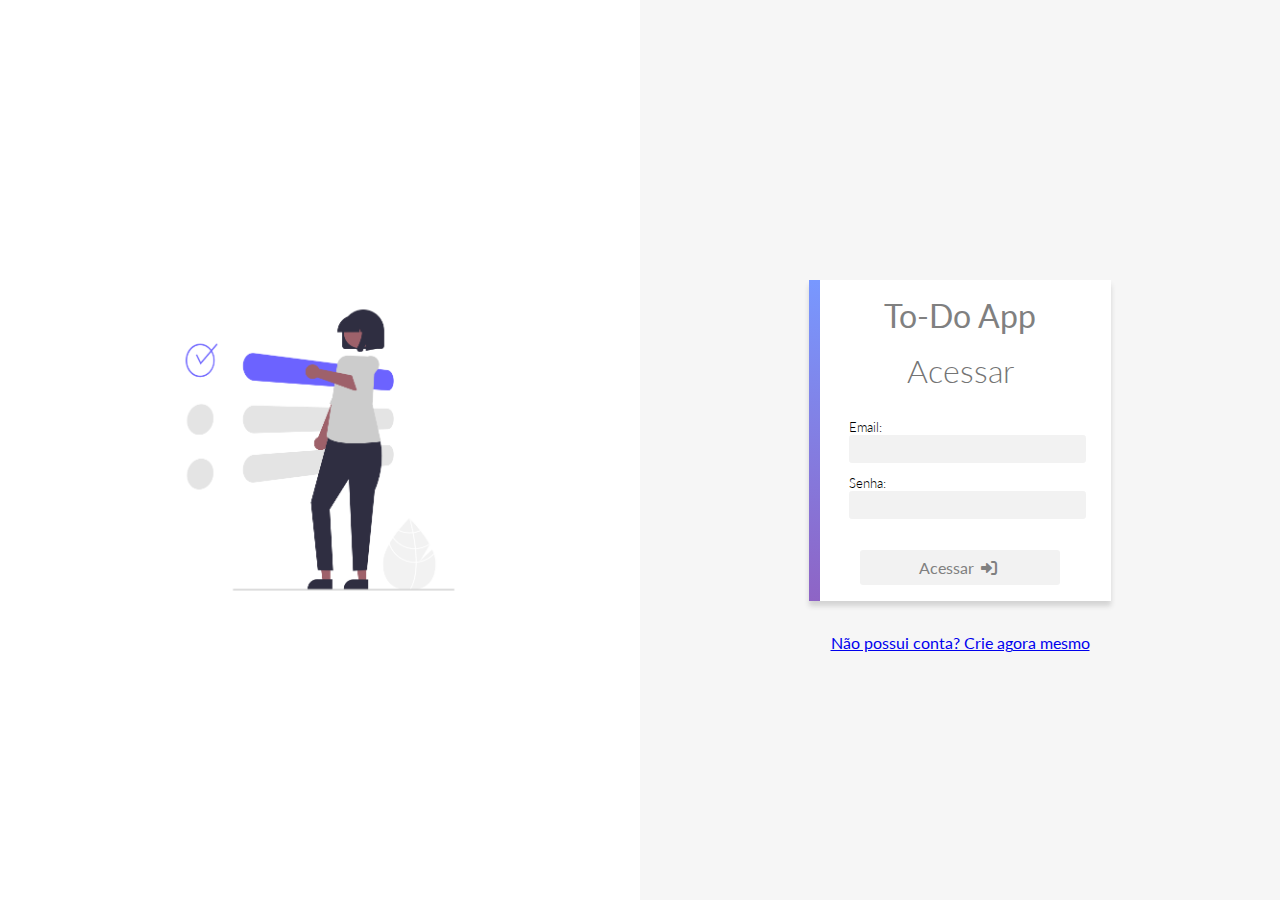
<file: index.html>
<!DOCTYPE html>
<html lang="pt-BR">

<head>
  <meta charset="UTF-8">
  <meta http-equiv="X-UA-Compatible" content="IE=edge">
  <meta name="viewport" content="width=device-width, initial-scale=1.0">
  <link rel="icon" type="image/x-icon" href="assets/favicon.ico">
  <title>To-Do App</title>

  <!-- Bootstrap CSS -->
  <link href="https://cdn.jsdelivr.net/npm/bootstrap@5.0.2/dist/css/bootstrap.min.css" rel="stylesheet" integrity="sha384-EVSTQN3/azprG1Anm3QDgpJLIm9Nao0Yz1ztcQTwFspd3yD65VohhpuuCOmLASjC" crossorigin="anonymous">
  <script src="https://cdn.jsdelivr.net/npm/@popperjs/core@2.9.2/dist/umd/popper.min.js" integrity="sha384-IQsoLXl5PILFhosVNubq5LC7Qb9DXgDA9i+tQ8Zj3iwWAwPtgFTxbJ8NT4GN1R8p" crossorigin="anonymous"> </script>
  <script src="https://cdn.jsdelivr.net/npm/bootstrap@5.0.2/dist/js/bootstrap.min.js" integrity="sha384-cVKIPhGWiC2Al4u+LWgxfKTRIcfu0JTxR+EQDz/bgldoEyl4H0zUF0QKbrJ0EcQF" crossorigin="anonymous"></script>
  <link rel="stylesheet" href="https://cdn.jsdelivr.net/npm/bootstrap-icons@1.7.2/font/bootstrap-icons.css">
  <link rel="stylesheet" href="https://cdnjs.cloudflare.com/ajax/libs/font-awesome/6.0.0-beta3/css/all.min.css">

  <!-- ---------------- estilos compartilhados entre login e signup ---------------- -->
  <link rel="stylesheet" href="styles/acesso.css">

  <!-- ---------------------- lógica aplicada no login ----------------------- -->
  <script src="./scripts/validacoes/strings.js"></script>
  <script src="./scripts/validacoes/utils.js"></script>
  <script src="./scripts/login/index.js" defer></script>

</head>

<body>
  <div class="left">
    <img src="./assets/pessoa-login.png" alt="">
  </div>

  <div class="right">
    <form>
      <div class="form-header">
        <p>To-Do App</p>
      </div>
      <h1>Acessar</h1>
      <label>
        Email:
        <input id="inputEmail" type="email" required>
        <small class="error" id="validacaoEmail"></small>
      </label>
      <label>
        Senha:
        <input id="inputPassword" type="password" required>
        <small class="error" id="validacaoPassword"></small>
      </label>
      <button id="btnAcessar" type="submit" disabled>Acessar <i class="fa-solid fa-right-to-bracket"></i></button>
    </form>
    <div class="ingressar">
      <a href="signup.html">Não possui conta? Crie agora mesmo</a>
    </div>
  </div>
</body>

</html>
</file>
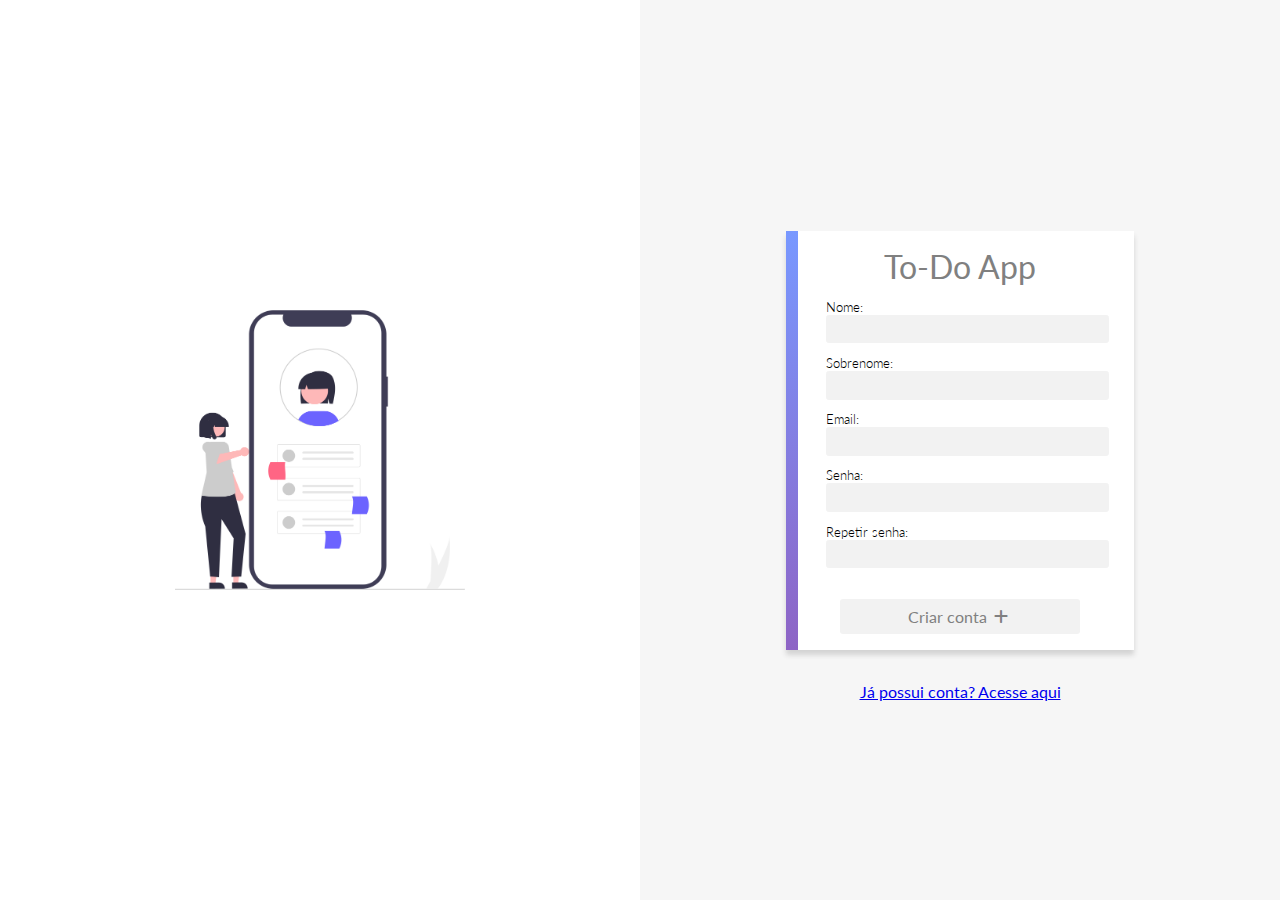
<file: signup.html>
<!DOCTYPE html>
<html lang="pt-BR">

<head>
  <meta charset="UTF-8">
  <meta http-equiv="X-UA-Compatible" content="IE=edge">
  <meta name="viewport" content="width=device-width, initial-scale=1.0">
  <link rel="icon" type="image/x-icon" href="assets/favicon.ico">
  <title>To-Do App</title>

  <!-- Bootstrap CSS -->
  <link href="https://cdn.jsdelivr.net/npm/bootstrap@5.0.2/dist/css/bootstrap.min.css" rel="stylesheet" integrity="sha384-EVSTQN3/azprG1Anm3QDgpJLIm9Nao0Yz1ztcQTwFspd3yD65VohhpuuCOmLASjC" crossorigin="anonymous">
  <script src="https://cdn.jsdelivr.net/npm/@popperjs/core@2.9.2/dist/umd/popper.min.js" integrity="sha384-IQsoLXl5PILFhosVNubq5LC7Qb9DXgDA9i+tQ8Zj3iwWAwPtgFTxbJ8NT4GN1R8p" crossorigin="anonymous"> </script>
  <script src="https://cdn.jsdelivr.net/npm/bootstrap@5.0.2/dist/js/bootstrap.min.js" integrity="sha384-cVKIPhGWiC2Al4u+LWgxfKTRIcfu0JTxR+EQDz/bgldoEyl4H0zUF0QKbrJ0EcQF" crossorigin="anonymous"></script>
  <link rel="stylesheet" href="https://cdn.jsdelivr.net/npm/bootstrap-icons@1.7.2/font/bootstrap-icons.css">
  <link rel="stylesheet" href="https://cdnjs.cloudflare.com/ajax/libs/font-awesome/6.0.0-beta3/css/all.min.css">

  <!-- ---------------- estilos compartilhados entre login e signup ---------------- -->
  <link rel="stylesheet" href="styles/acesso.css">

  <!-- ---------------------- lógica aplicada no registro -------------------- -->
  <script src="./scripts/validacoes/strings.js"></script>
  <script src="./scripts/validacoes/utils.js"></script>
  <script src="./scripts/login/signup.js" defer></script>

</head>

<body>

  <div class="left">
    <img src="./assets/pessoa-signup.png" alt="">
  </div>
  <div class="right">
    <form>
      <div class="form-header">
        <p>To-Do App</p>
      </div>

      <label>
        Nome:
        <input id="imputNome" type="text" autocomplete="off">
        <small class="error" id="validacaoNome"></small>
      </label>
      <label>
        Sobrenome:
        <input id="imputSobreNome" type="text" autocomplete="off">
        <small class="error" id="validacaoSobreNome"></small>
      </label>
      <label>
        Email:
        <input id="imputEmail" type="email" autocomplete="off">
        <small class="error" id="validacaoEmail"></small>
      </label>
      <label>
        Senha:
        <input id="imputSenha" type="password" autocomplete="off">
        <small class="error" id="validacaoSenha"></small>
      </label>
      <label>
        Repetir senha:
        <input id="imputRepeteSenha" type="password" autocomplete="off">
        <small class="error" id="validacaoRepeteSenha"></small>
      </label>

      <button id="btnCriarConta" type="submit" >Criar conta <i class="fa-solid fa-plus"></i></button>

    </form>
    <div class="ingressar">
      <a href="index.html">Já possui conta? Acesse aqui</a>
    </div>
  </div>
</body>

</html>
</file>
<file: styles/acesso.css>
@import url('./common.css');

body{
  display: flex;
}

h1 {
  color: rgb(116, 116, 116);
  font-weight: 300;
  margin: .5em 0;
}

form {
  position: relative;
  max-width: 26em;
  background-color: white;
  display: flex;
  align-items: center;
  flex-direction: column;
  margin: 2em auto;
  box-shadow: 0 5px 5px lightgrey;
  padding: 1em 2.5em;
  box-sizing: border-box;
}

form:after {
  position: absolute;
  content: '';
  width: .7em;
  height: 100%;
  top: 0;
  left: 0;
  background: linear-gradient(var(--primary), var(--secondary));
}

small.error{
  display: flex;
  font-weight: bold;
  color: #E9554EBB;
  position: absolute;
}

input {
  width: 100%;
  padding: .4em .5em;
  background-color: var(--app-grey);
  border: 1px solid var(--app-grey);
  border-radius: .2em;
}

input:focus {
  outline: none;
  border: 1px solid lightgrey;
}

label {
  width: 100%;
  font-weight: 300;
  margin-bottom: -.1em;
  margin-top: 1em;
  font-size: .8em;
}

button {
  padding: .5em 2em;
  background-color: var(--app-grey);
  color: grey;
  margin-top: 2em;
  font-weight: 400;
  font-size: 1em;
  width: 90%;
}

.form-header {
  color: grey;
  font-size: 2em;
}
.ingressar{
  text-align: center;
}
.left{
  width: 50%;  
  background-color: white;
  text-align: center;
  display: flex;
  align-items: center;
  justify-content: center;
}
.left img{
  width:60%;
}
.right{
  width: 50%;
  display: flex;
  flex-direction: column;
  align-items: center;
  justify-content: center;
}

i{
  margin: 0 3px 0 3px;
}
</file>
